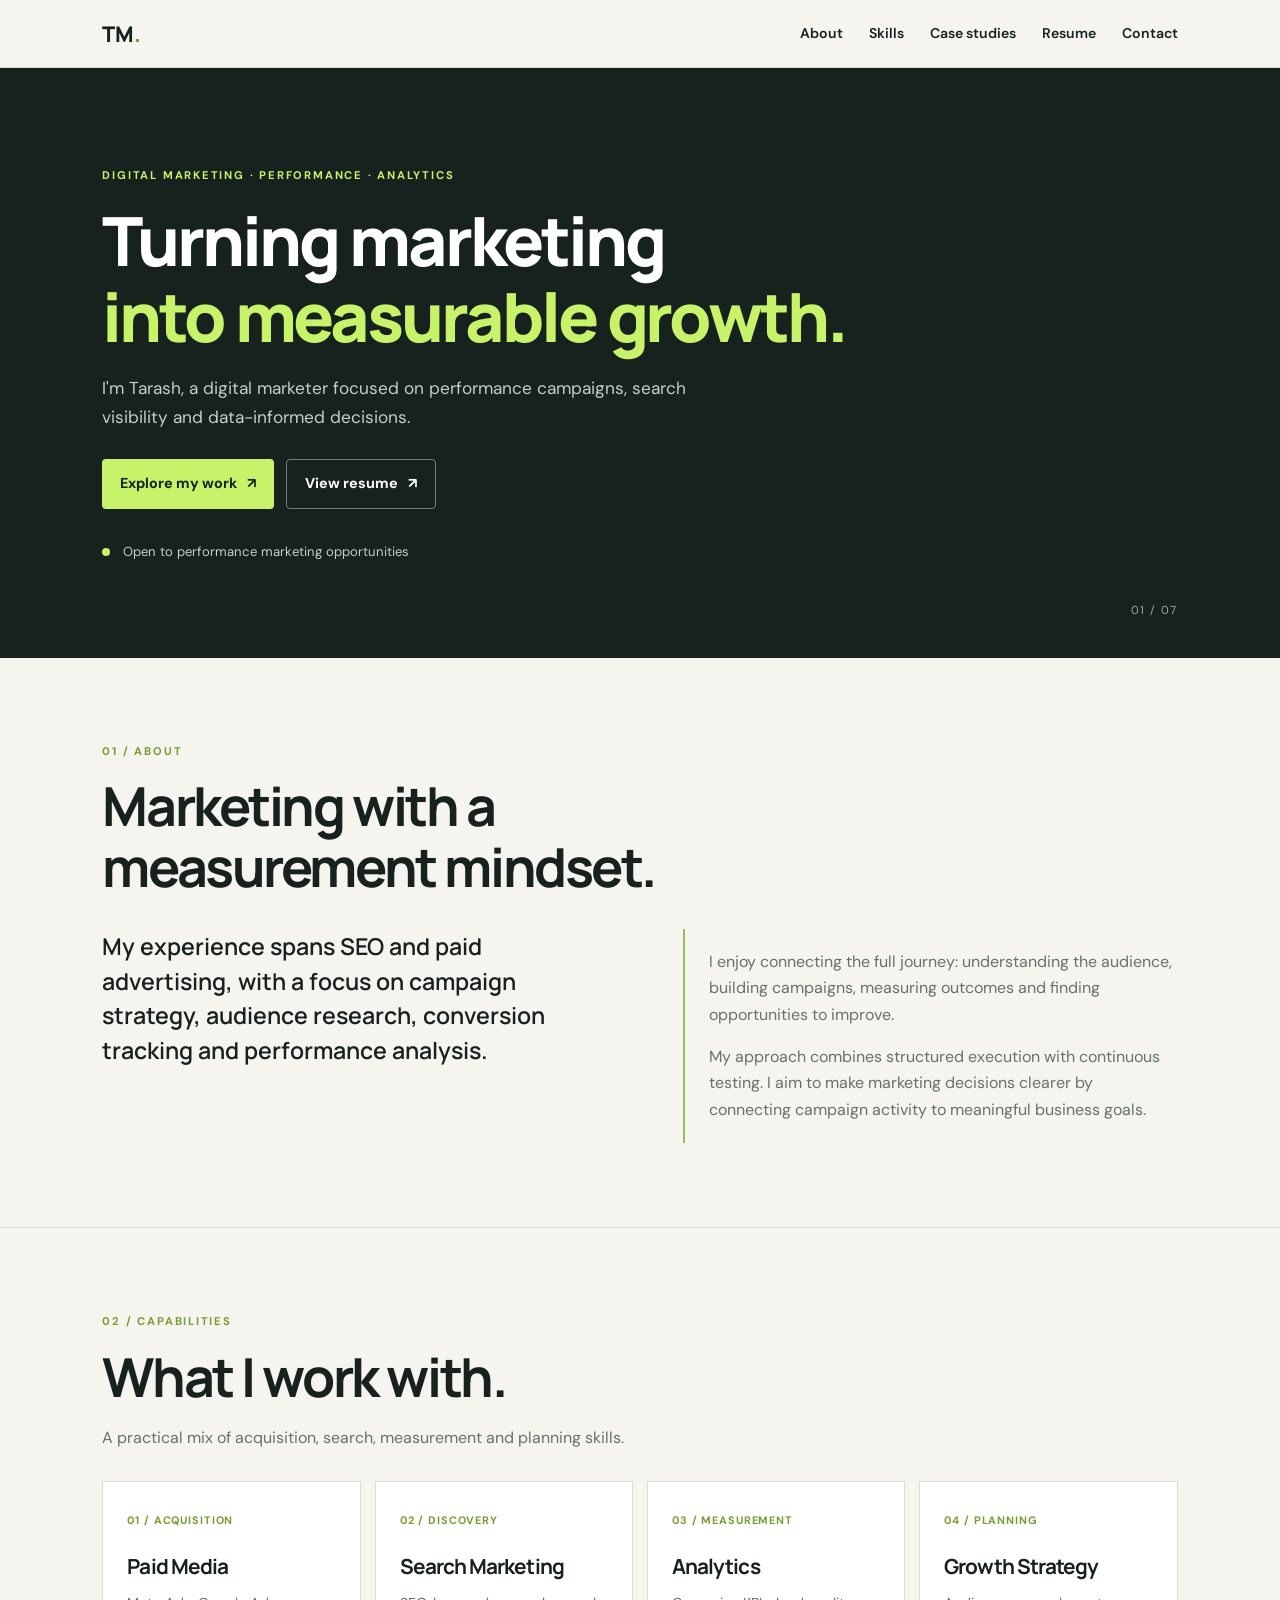
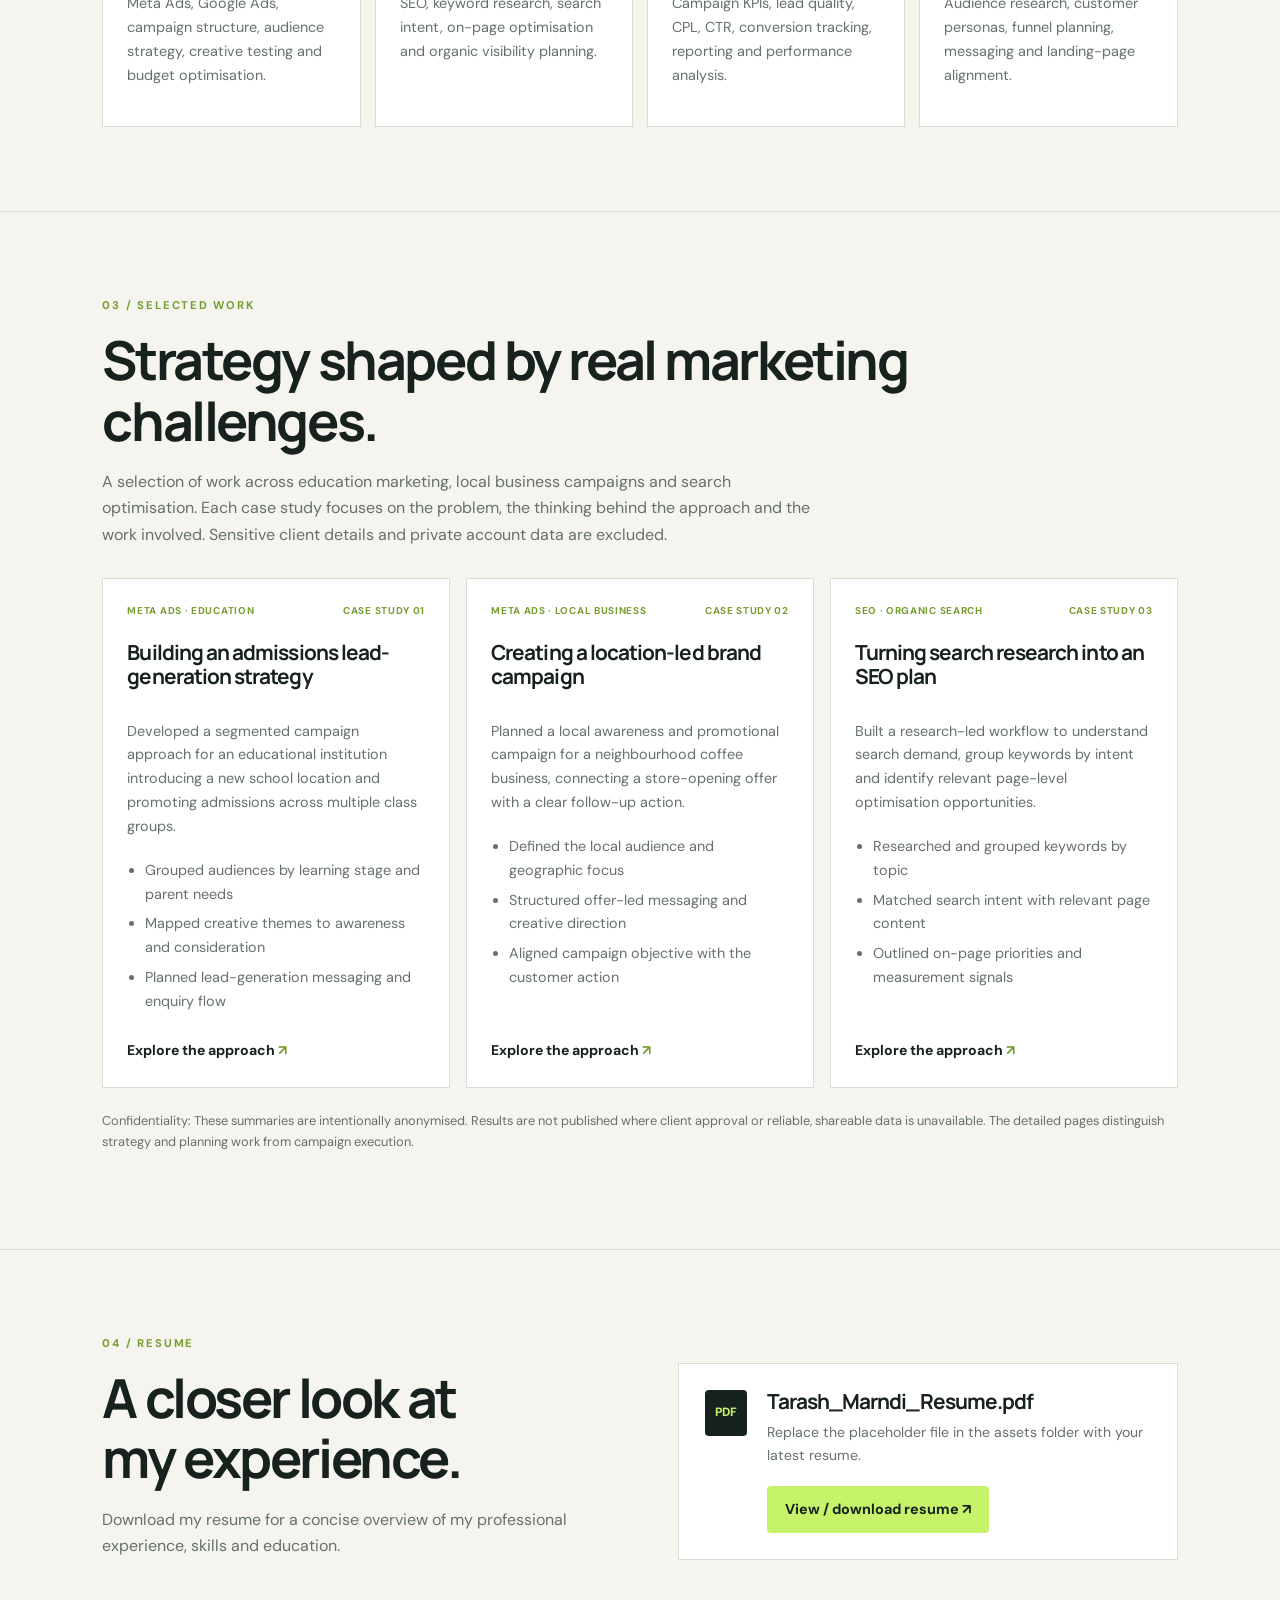
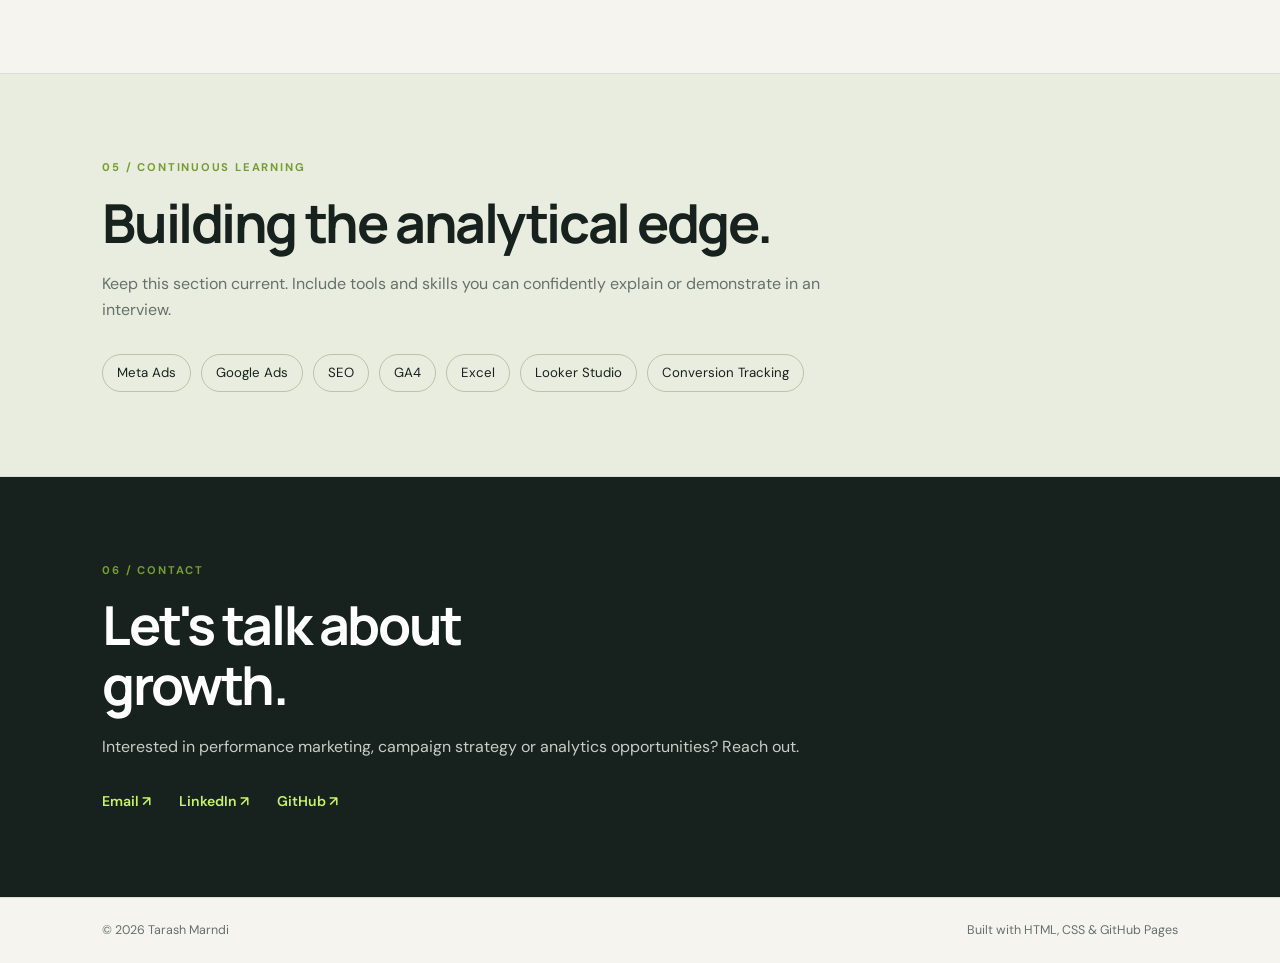
<file: index.html>
<!DOCTYPE html>
<html lang="en">
<head>
  <meta charset="UTF-8">
  <meta name="viewport" content="width=device-width, initial-scale=1.0">
  <meta name="description" content="Tarash Marndi's performance marketing portfolio: paid media, SEO, campaign strategy and analytics.">
  <title>Tarash Marndi | Performance Marketing</title>
  <link rel="preconnect" href="https://fonts.googleapis.com">
  <link rel="preconnect" href="https://fonts.gstatic.com" crossorigin>
  <link href="https://fonts.googleapis.com/css2?family=DM+Sans:wght@400;500;600;700&family=Manrope:wght@400;500;600;700;800&display=swap" rel="stylesheet">
  <link rel="stylesheet" href="style.css">
</head>
<body>
  <header class="site-header">
    <a class="logo" href="#home" aria-label="Tarash Marndi home">TM<span>.</span></a>
    <nav class="main-nav">
      <a href="#about">About</a>
      <a href="#expertise">Skills</a>
      <a href="#work">Case studies</a>
      <a href="#resume">Resume</a>
      <a href="#contact">Contact</a>
    </nav>
  </header>

  <main>
    <section class="hero" id="home">
      <div class="hero-inner">
        <p class="eyebrow">DIGITAL MARKETING · PERFORMANCE · ANALYTICS</p>
        <h1>Turning marketing<br><span>into measurable growth.</span></h1>
        <p class="intro">I'm Tarash, a digital marketer focused on performance campaigns, search visibility and data-informed decisions.</p>
        <div class="actions">
          <a class="button primary" href="#work">Explore my work <span aria-hidden="true">↗</span></a>
          <a class="button secondary" href="assets/Tarash_Marndi_Resume.pdf" target="_blank" rel="noreferrer">View resume <span aria-hidden="true">↗</span></a>
        </div>
        <p class="hero-note"><span class="dot"></span> Open to performance marketing opportunities</p>
      </div>
      <div class="hero-index" aria-hidden="true">01 / 07</div>
    </section>

    <section class="section" id="about">
      <p class="eyebrow">01 / ABOUT</p>
      <h2>Marketing with a<br>measurement mindset.</h2>
      <div class="about-grid">
        <p class="large-copy">My experience spans SEO and paid advertising, with a focus on campaign strategy, audience research, conversion tracking and performance analysis.</p>
        <div class="panel">
          <p>I enjoy connecting the full journey: understanding the audience, building campaigns, measuring outcomes and finding opportunities to improve.</p>
          <p class="muted">My approach combines structured execution with continuous testing. I aim to make marketing decisions clearer by connecting campaign activity to meaningful business goals.</p>
        </div>
      </div>
    </section>

    <section class="section" id="expertise">
      <p class="eyebrow">02 / CAPABILITIES</p>
      <h2>What I work with.</h2>
      <p class="section-lead">A practical mix of acquisition, search, measurement and planning skills.</p>
      <div class="skill-grid">
        <article class="skill-card"><span>01 / ACQUISITION</span><h3>Paid Media</h3><p>Meta Ads, Google Ads, campaign structure, audience strategy, creative testing and budget optimisation.</p></article>
        <article class="skill-card"><span>02 / DISCOVERY</span><h3>Search Marketing</h3><p>SEO, keyword research, search intent, on-page optimisation and organic visibility planning.</p></article>
        <article class="skill-card"><span>03 / MEASUREMENT</span><h3>Analytics</h3><p>Campaign KPIs, lead quality, CPL, CTR, conversion tracking, reporting and performance analysis.</p></article>
        <article class="skill-card"><span>04 / PLANNING</span><h3>Growth Strategy</h3><p>Audience research, customer personas, funnel planning, messaging and landing-page alignment.</p></article>
      </div>
    </section>

    <section class="section work-section" id="work">
      <p class="eyebrow">03 / SELECTED WORK</p>
      <h2>Strategy shaped by real marketing challenges.</h2>
      <p class="section-lead">A selection of work across education marketing, local business campaigns and search optimisation. Each case study focuses on the problem, the thinking behind the approach and the work involved. Sensitive client details and private account data are excluded.</p>
      <div class="project-grid">
        <article class="project-card">
          <div class="project-top"><span>META ADS · EDUCATION</span><span>CASE STUDY 01</span></div>
          <h3>Building an admissions lead-generation strategy</h3>
          <p>Developed a segmented campaign approach for an educational institution introducing a new school location and promoting admissions across multiple class groups.</p>
          <ul>
            <li>Grouped audiences by learning stage and parent needs</li>
            <li>Mapped creative themes to awareness and consideration</li>
            <li>Planned lead-generation messaging and enquiry flow</li>
          </ul>
          <a class="text-link" href="case-study-education.html">Explore the approach <span>↗</span></a>
        </article>
        <article class="project-card">
          <div class="project-top"><span>META ADS · LOCAL BUSINESS</span><span>CASE STUDY 02</span></div>
          <h3>Creating a location-led brand campaign</h3>
          <p>Planned a local awareness and promotional campaign for a neighbourhood coffee business, connecting a store-opening offer with a clear follow-up action.</p>
          <ul>
            <li>Defined the local audience and geographic focus</li>
            <li>Structured offer-led messaging and creative direction</li>
            <li>Aligned campaign objective with the customer action</li>
          </ul>
          <a class="text-link" href="case-study-local-brand.html">Explore the approach <span>↗</span></a>
        </article>
        <article class="project-card">
          <div class="project-top"><span>SEO · ORGANIC SEARCH</span><span>CASE STUDY 03</span></div>
          <h3>Turning search research into an SEO plan</h3>
          <p>Built a research-led workflow to understand search demand, group keywords by intent and identify relevant page-level optimisation opportunities.</p>
          <ul>
            <li>Researched and grouped keywords by topic</li>
            <li>Matched search intent with relevant page content</li>
            <li>Outlined on-page priorities and measurement signals</li>
          </ul>
          <a class="text-link" href="case-study-seo.html">Explore the approach <span>↗</span></a>
        </article>
      </div>
      <p class="disclosure">Confidentiality: These summaries are intentionally anonymised. Results are not published where client approval or reliable, shareable data is unavailable. The detailed pages distinguish strategy and planning work from campaign execution.</p>
    </section>

    <section class="section resume-section" id="resume">
      <div>
        <p class="eyebrow">04 / RESUME</p>
        <h2>A closer look at<br>my experience.</h2>
        <p class="section-lead">Download my resume for a concise overview of my professional experience, skills and education.</p>
      </div>
      <div class="resume-panel">
        <div class="resume-icon">PDF</div>
        <div class="resume-copy">
          <h3>Tarash_Marndi_Resume.pdf</h3>
          <p>Replace the placeholder file in the assets folder with your latest resume.</p>
          <a class="button primary" href="assets/Tarash_Marndi_Resume.pdf" target="_blank" rel="noreferrer">View / download resume ↗</a>
        </div>
      </div>
    </section>

    <section class="section learning">
      <p class="eyebrow">05 / CONTINUOUS LEARNING</p>
      <h2>Building the analytical edge.</h2>
      <p class="section-lead">Keep this section current. Include tools and skills you can confidently explain or demonstrate in an interview.</p>
      <div class="tag-row"><span>Meta Ads</span><span>Google Ads</span><span>SEO</span><span>GA4</span><span>Excel</span><span>Looker Studio</span><span>Conversion Tracking</span></div>
    </section>

    <section class="section contact" id="contact">
      <p class="eyebrow">06 / CONTACT</p>
      <h2>Let's talk about<br>growth.</h2>
      <p class="section-lead">Interested in performance marketing, campaign strategy or analytics opportunities? Reach out.</p>
      <div class="contact-links">
        <a href="mailto:tarashmarndi20@gmail.com">Email ↗</a>
        <a href="https://www.linkedin.com/in/tarash-marndi-1971143a4/" target="_blank" rel="noreferrer">LinkedIn ↗</a>
        <a href="https://github.com/tarasmarndi" target="_blank" rel="noreferrer">GitHub ↗</a>
      </div>
    </section>
  </main>

  <footer><span>© <span id="year"></span> Tarash Marndi</span><span>Built with HTML, CSS & GitHub Pages</span></footer>
  <script src="script.js"></script>
</body>
</html>
</file>
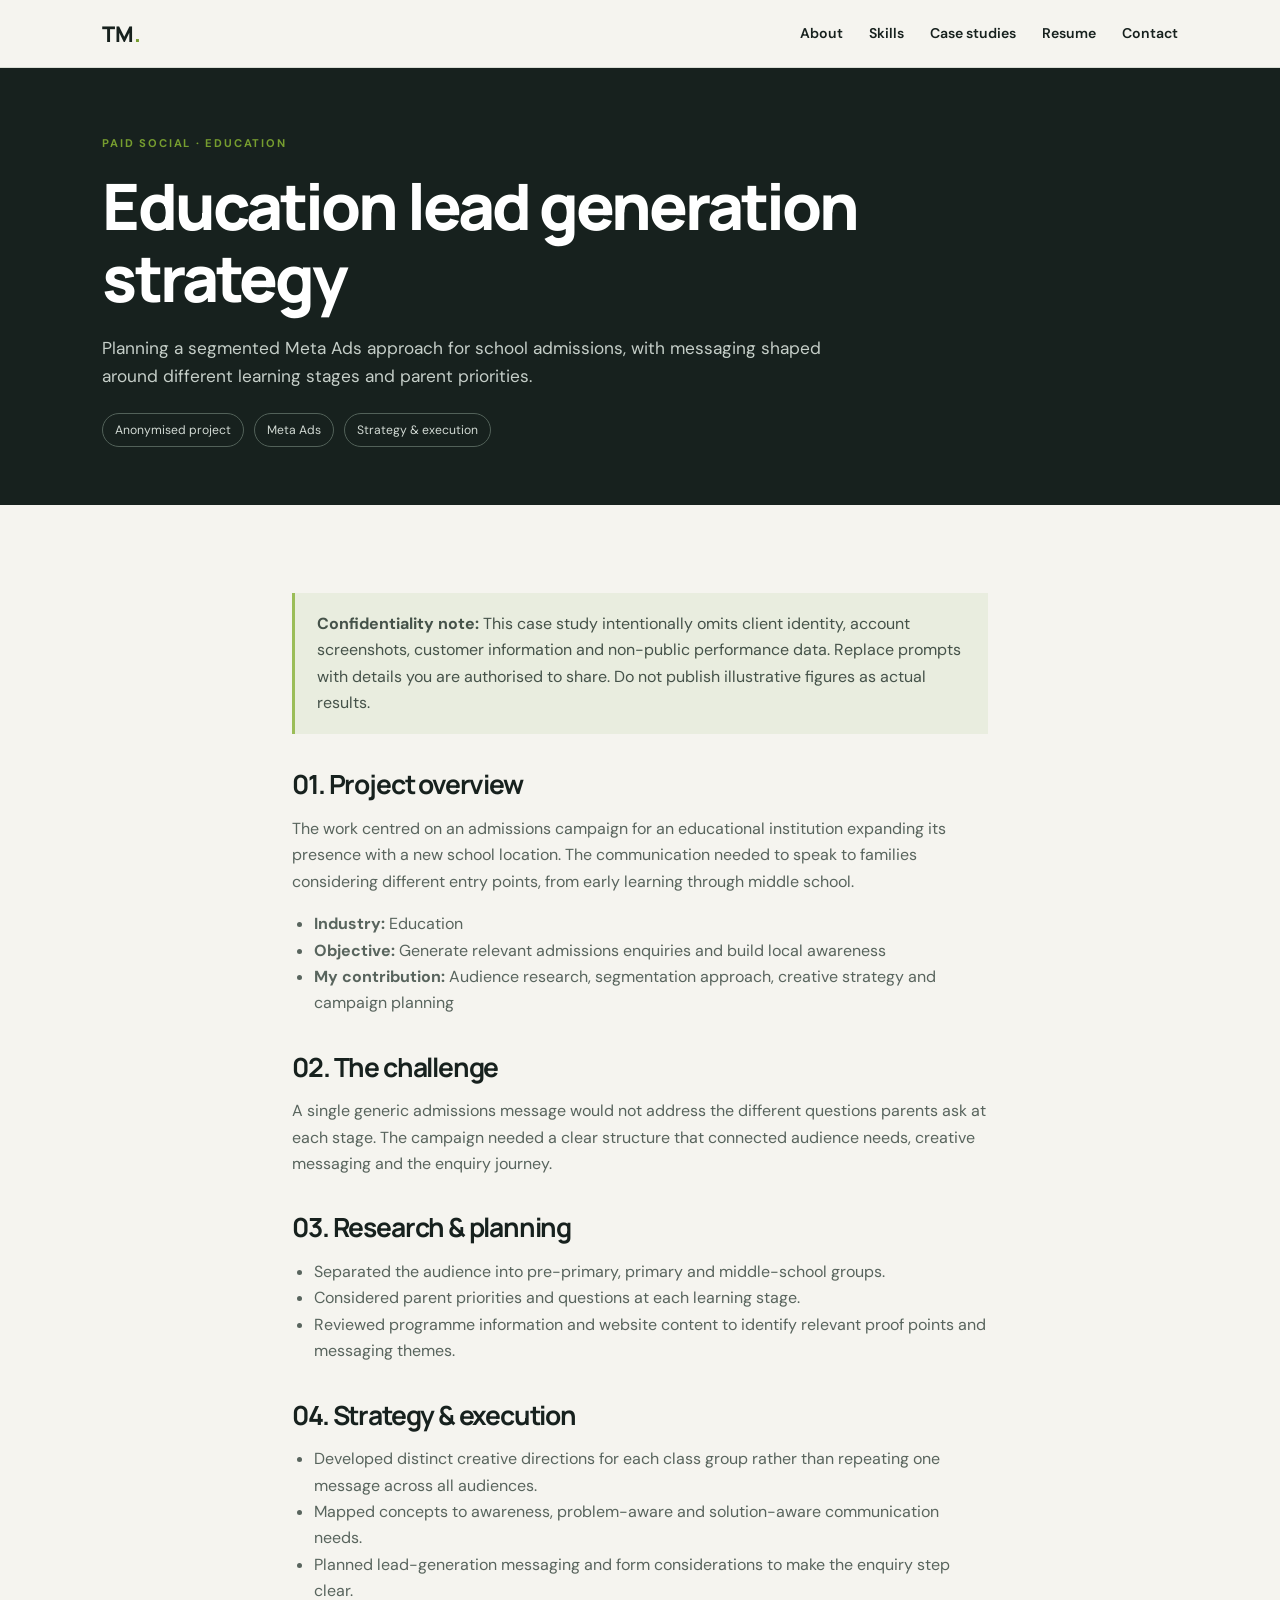
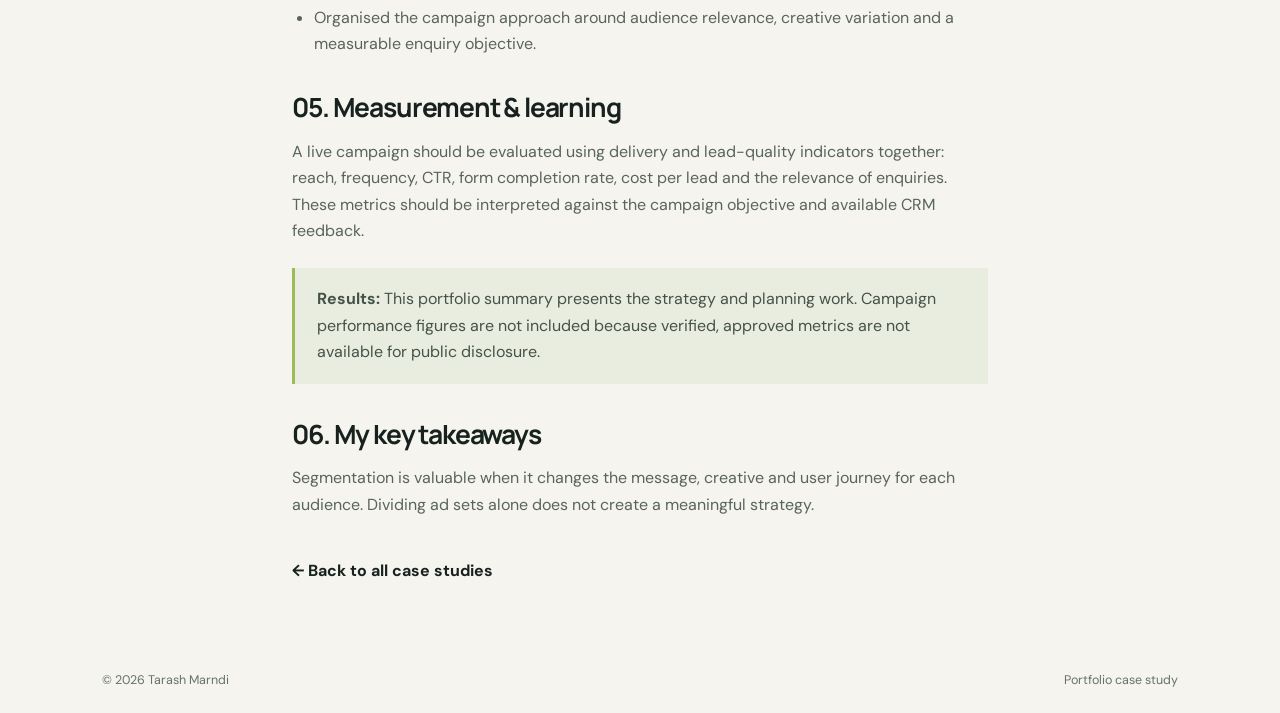
<file: case-study-education.html>
<!DOCTYPE html>
<html lang="en">
<head>
  <meta charset="UTF-8">
  <meta name="viewport" content="width=device-width, initial-scale=1.0">
  <meta name="description" content="An anonymised performance marketing portfolio case study by Tarash Marndi.">
  <title>Education lead generation strategy | Tarash Marndi</title>
  <link rel="preconnect" href="https://fonts.googleapis.com">
  <link rel="preconnect" href="https://fonts.gstatic.com" crossorigin>
  <link href="https://fonts.googleapis.com/css2?family=DM+Sans:wght@400;500;600;700&family=Manrope:wght@400;500;600;700;800&display=swap" rel="stylesheet">
  <link rel="stylesheet" href="style.css">
</head>
<body>
  <header class="site-header">
    <a class="logo" href="index.html">TM<span>.</span></a>
    <nav class="main-nav"><a href="index.html#about">About</a><a href="index.html#expertise">Skills</a><a href="index.html#work">Case studies</a><a href="index.html#resume">Resume</a><a href="index.html#contact">Contact</a></nav>
  </header>
  <main>
    <section class="case-hero">
      <p class="eyebrow">PAID SOCIAL · EDUCATION</p>
      <h1>Education lead generation strategy</h1>
      <p class="intro">Planning a segmented Meta Ads approach for school admissions, with messaging shaped around different learning stages and parent priorities.</p>
      <div class="case-meta"><span>Anonymised project</span><span>Meta Ads</span><span>Strategy & execution</span></div>
    </section>
    <article class="case-content">
      <div class="callout"><strong>Confidentiality note:</strong> This case study intentionally omits client identity, account screenshots, customer information and non-public performance data. Replace prompts with details you are authorised to share. Do not publish illustrative figures as actual results.</div>
      <h2>01. Project overview</h2>
      <p>The work centred on an admissions campaign for an educational institution expanding its presence with a new school location. The communication needed to speak to families considering different entry points, from early learning through middle school.</p>
      <ul><li><strong>Industry:</strong> Education</li><li><strong>Objective:</strong> Generate relevant admissions enquiries and build local awareness</li><li><strong>My contribution:</strong> Audience research, segmentation approach, creative strategy and campaign planning</li></ul>
      <h2>02. The challenge</h2>
      <p>A single generic admissions message would not address the different questions parents ask at each stage. The campaign needed a clear structure that connected audience needs, creative messaging and the enquiry journey.</p>
      <h2>03. Research & planning</h2>
      <ul><li>Separated the audience into pre-primary, primary and middle-school groups.</li><li>Considered parent priorities and questions at each learning stage.</li><li>Reviewed programme information and website content to identify relevant proof points and messaging themes.</li></ul>
      <h2>04. Strategy & execution</h2>
      <ul><li>Developed distinct creative directions for each class group rather than repeating one message across all audiences.</li><li>Mapped concepts to awareness, problem-aware and solution-aware communication needs.</li><li>Planned lead-generation messaging and form considerations to make the enquiry step clear.</li><li>Organised the campaign approach around audience relevance, creative variation and a measurable enquiry objective.</li></ul>
      <h2>05. Measurement & learning</h2>
      <p>A live campaign should be evaluated using delivery and lead-quality indicators together: reach, frequency, CTR, form completion rate, cost per lead and the relevance of enquiries. These metrics should be interpreted against the campaign objective and available CRM feedback.</p>
      <div class="callout"><strong>Results:</strong> This portfolio summary presents the strategy and planning work. Campaign performance figures are not included because verified, approved metrics are not available for public disclosure.</div>
      <h2>06. My key takeaways</h2>
      <p>Segmentation is valuable when it changes the message, creative and user journey for each audience. Dividing ad sets alone does not create a meaningful strategy.</p>
      <a class="back-link" href="index.html#work">← Back to all case studies</a>
    </article>
  </main>
  <footer><span>© <span id="year"></span> Tarash Marndi</span><span>Portfolio case study</span></footer>
  <script src="script.js"></script>
</body>
</html>
</file>
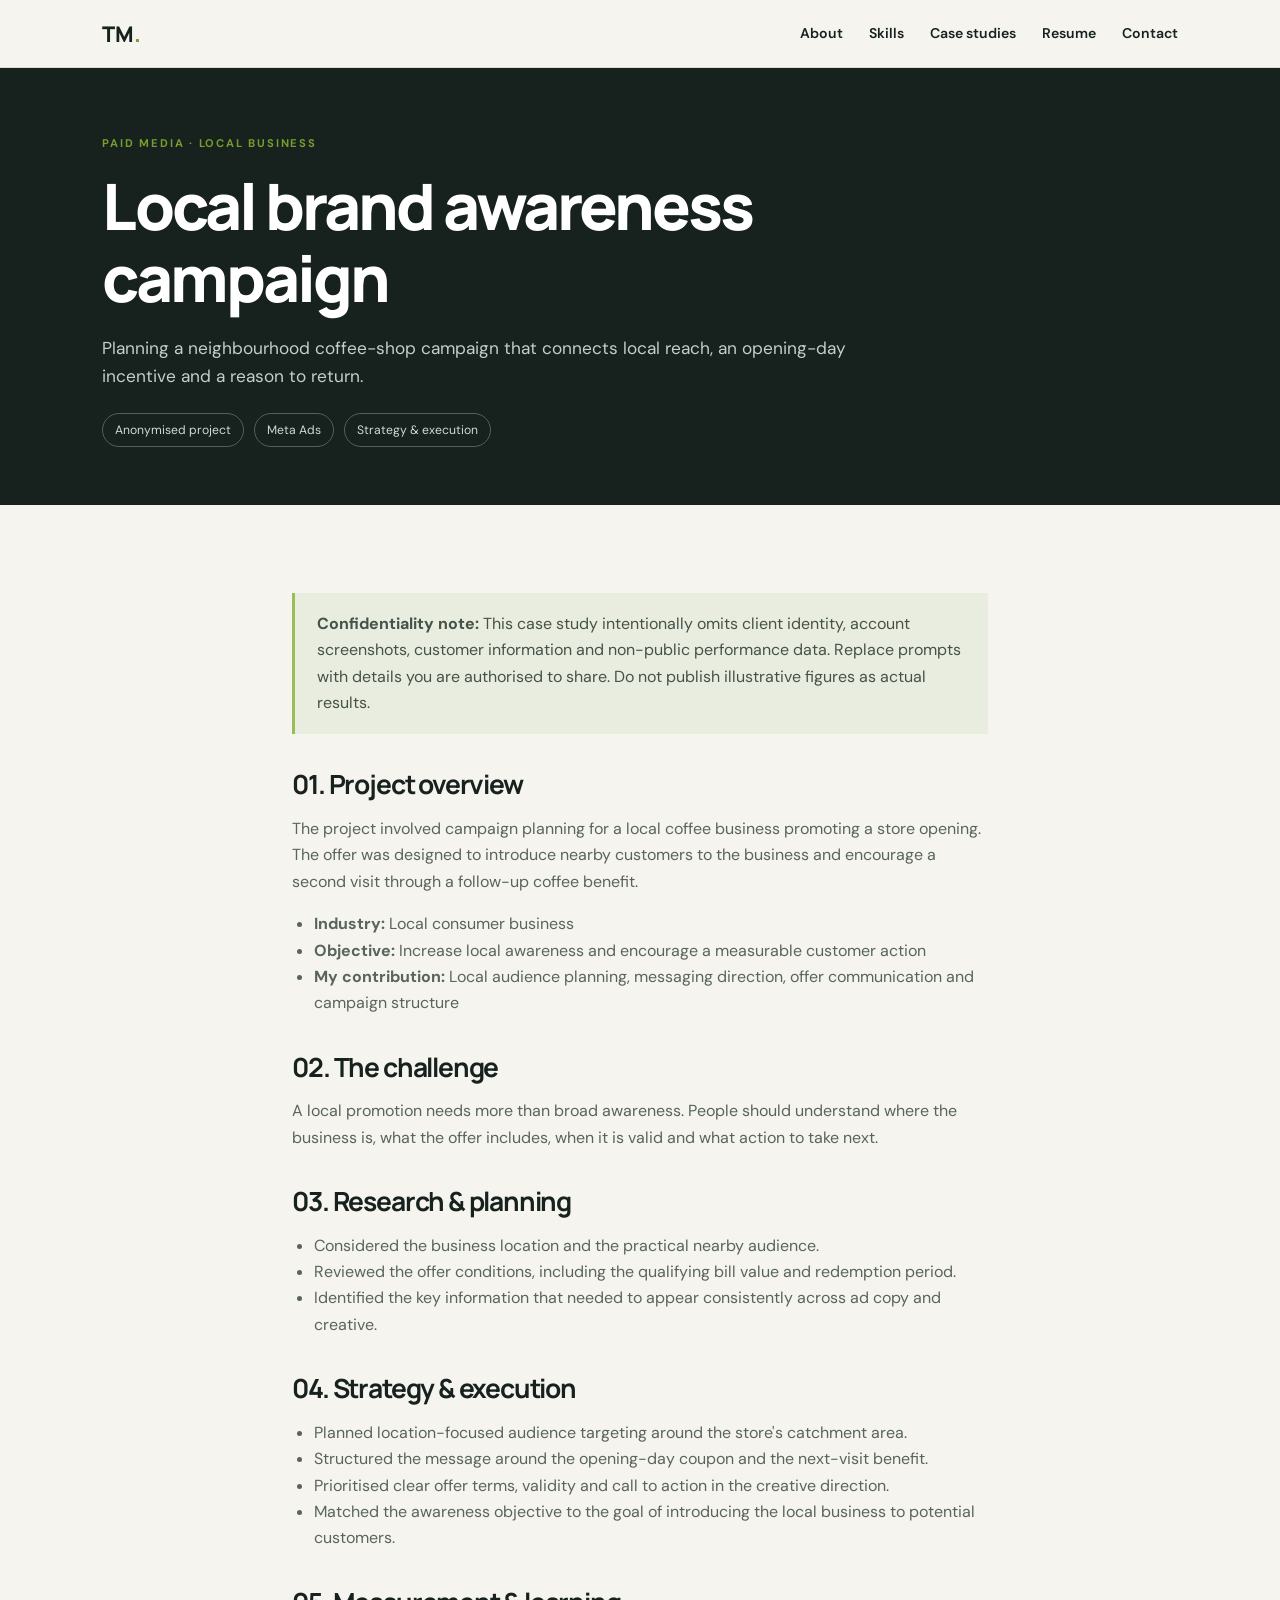
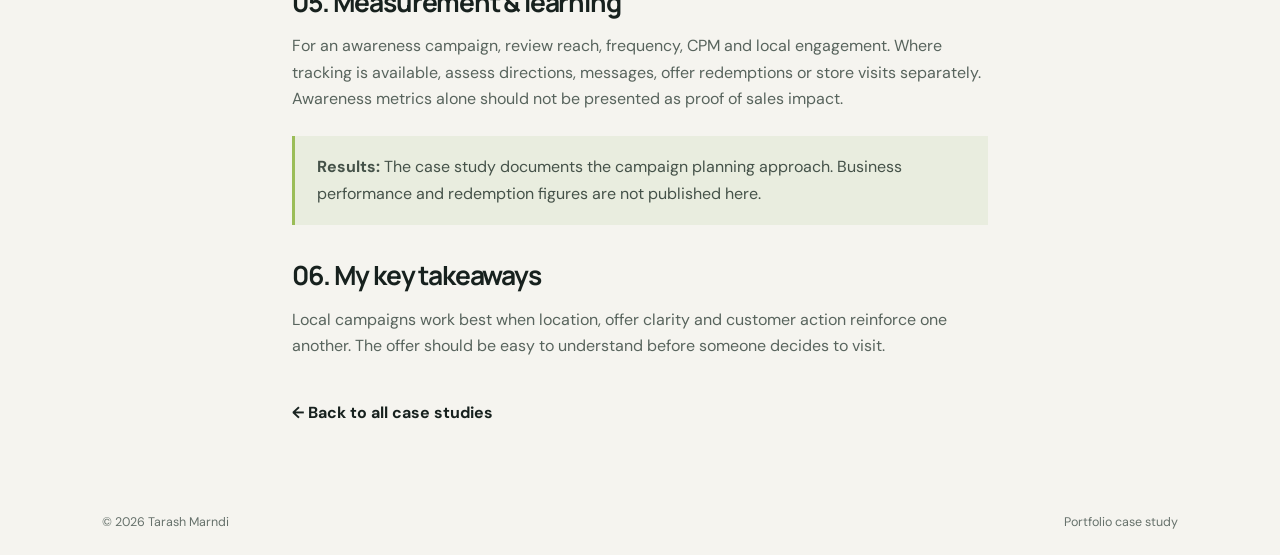
<file: case-study-local-brand.html>
<!DOCTYPE html>
<html lang="en">
<head>
  <meta charset="UTF-8">
  <meta name="viewport" content="width=device-width, initial-scale=1.0">
  <meta name="description" content="An anonymised performance marketing portfolio case study by Tarash Marndi.">
  <title>Local brand awareness campaign | Tarash Marndi</title>
  <link rel="preconnect" href="https://fonts.googleapis.com">
  <link rel="preconnect" href="https://fonts.gstatic.com" crossorigin>
  <link href="https://fonts.googleapis.com/css2?family=DM+Sans:wght@400;500;600;700&family=Manrope:wght@400;500;600;700;800&display=swap" rel="stylesheet">
  <link rel="stylesheet" href="style.css">
</head>
<body>
  <header class="site-header">
    <a class="logo" href="index.html">TM<span>.</span></a>
    <nav class="main-nav"><a href="index.html#about">About</a><a href="index.html#expertise">Skills</a><a href="index.html#work">Case studies</a><a href="index.html#resume">Resume</a><a href="index.html#contact">Contact</a></nav>
  </header>
  <main>
    <section class="case-hero">
      <p class="eyebrow">PAID MEDIA · LOCAL BUSINESS</p>
      <h1>Local brand awareness campaign</h1>
      <p class="intro">Planning a neighbourhood coffee-shop campaign that connects local reach, an opening-day incentive and a reason to return.</p>
      <div class="case-meta"><span>Anonymised project</span><span>Meta Ads</span><span>Strategy & execution</span></div>
    </section>
    <article class="case-content">
      <div class="callout"><strong>Confidentiality note:</strong> This case study intentionally omits client identity, account screenshots, customer information and non-public performance data. Replace prompts with details you are authorised to share. Do not publish illustrative figures as actual results.</div>
      <h2>01. Project overview</h2>
      <p>The project involved campaign planning for a local coffee business promoting a store opening. The offer was designed to introduce nearby customers to the business and encourage a second visit through a follow-up coffee benefit.</p>
      <ul><li><strong>Industry:</strong> Local consumer business</li><li><strong>Objective:</strong> Increase local awareness and encourage a measurable customer action</li><li><strong>My contribution:</strong> Local audience planning, messaging direction, offer communication and campaign structure</li></ul>
      <h2>02. The challenge</h2>
      <p>A local promotion needs more than broad awareness. People should understand where the business is, what the offer includes, when it is valid and what action to take next.</p>
      <h2>03. Research & planning</h2>
      <ul><li>Considered the business location and the practical nearby audience.</li><li>Reviewed the offer conditions, including the qualifying bill value and redemption period.</li><li>Identified the key information that needed to appear consistently across ad copy and creative.</li></ul>
      <h2>04. Strategy & execution</h2>
      <ul><li>Planned location-focused audience targeting around the store's catchment area.</li><li>Structured the message around the opening-day coupon and the next-visit benefit.</li><li>Prioritised clear offer terms, validity and call to action in the creative direction.</li><li>Matched the awareness objective to the goal of introducing the local business to potential customers.</li></ul>
      <h2>05. Measurement & learning</h2>
      <p>For an awareness campaign, review reach, frequency, CPM and local engagement. Where tracking is available, assess directions, messages, offer redemptions or store visits separately. Awareness metrics alone should not be presented as proof of sales impact.</p>
      <div class="callout"><strong>Results:</strong> The case study documents the campaign planning approach. Business performance and redemption figures are not published here.</div>
      <h2>06. My key takeaways</h2>
      <p>Local campaigns work best when location, offer clarity and customer action reinforce one another. The offer should be easy to understand before someone decides to visit.</p>
      <a class="back-link" href="index.html#work">← Back to all case studies</a>
    </article>
  </main>
  <footer><span>© <span id="year"></span> Tarash Marndi</span><span>Portfolio case study</span></footer>
  <script src="script.js"></script>
</body>
</html>
</file>
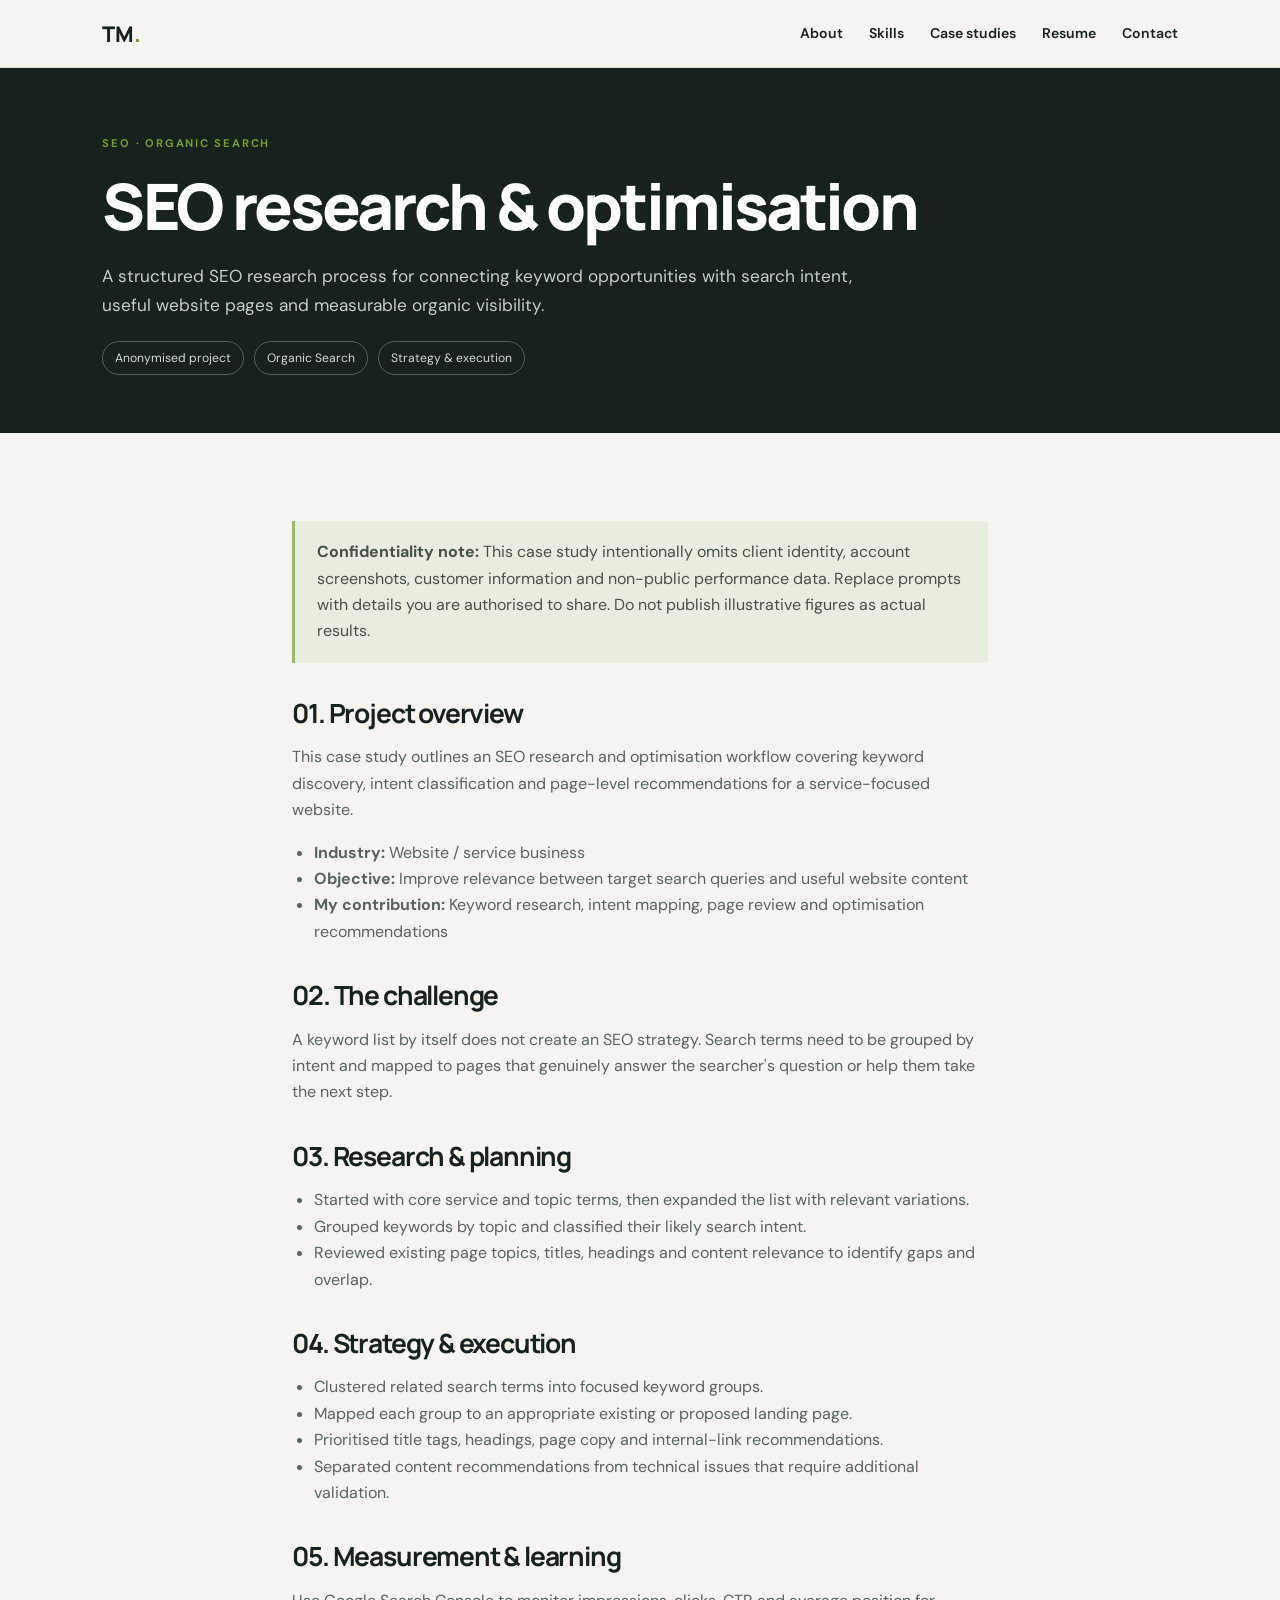
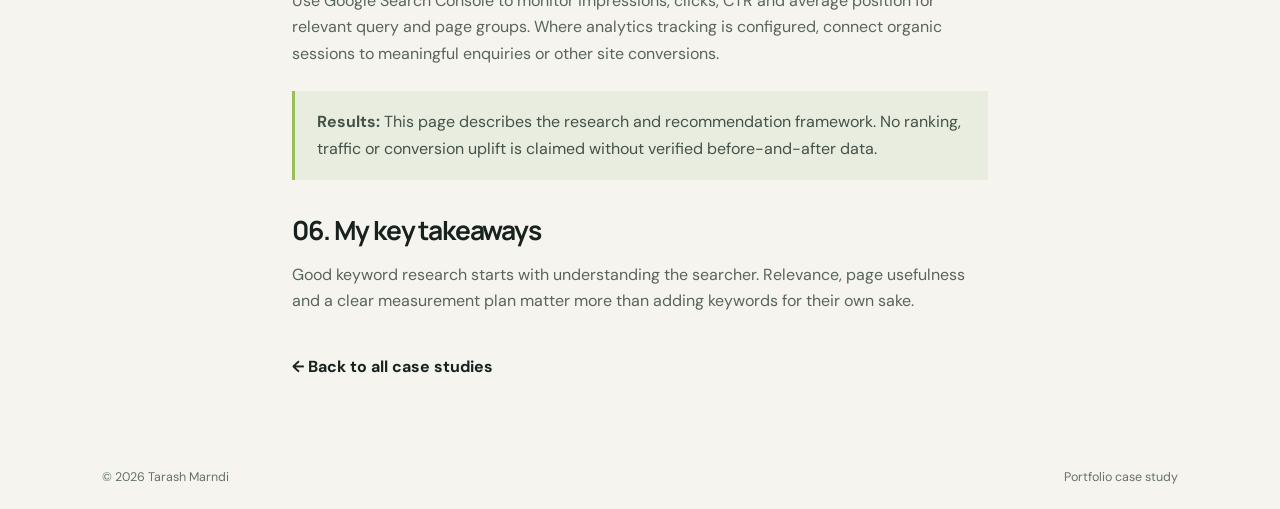
<file: case-study-seo.html>
<!DOCTYPE html>
<html lang="en">
<head>
  <meta charset="UTF-8">
  <meta name="viewport" content="width=device-width, initial-scale=1.0">
  <meta name="description" content="An anonymised performance marketing portfolio case study by Tarash Marndi.">
  <title>SEO research & optimisation | Tarash Marndi</title>
  <link rel="preconnect" href="https://fonts.googleapis.com">
  <link rel="preconnect" href="https://fonts.gstatic.com" crossorigin>
  <link href="https://fonts.googleapis.com/css2?family=DM+Sans:wght@400;500;600;700&family=Manrope:wght@400;500;600;700;800&display=swap" rel="stylesheet">
  <link rel="stylesheet" href="style.css">
</head>
<body>
  <header class="site-header">
    <a class="logo" href="index.html">TM<span>.</span></a>
    <nav class="main-nav"><a href="index.html#about">About</a><a href="index.html#expertise">Skills</a><a href="index.html#work">Case studies</a><a href="index.html#resume">Resume</a><a href="index.html#contact">Contact</a></nav>
  </header>
  <main>
    <section class="case-hero">
      <p class="eyebrow">SEO · ORGANIC SEARCH</p>
      <h1>SEO research & optimisation</h1>
      <p class="intro">A structured SEO research process for connecting keyword opportunities with search intent, useful website pages and measurable organic visibility.</p>
      <div class="case-meta"><span>Anonymised project</span><span>Organic Search</span><span>Strategy & execution</span></div>
    </section>
    <article class="case-content">
      <div class="callout"><strong>Confidentiality note:</strong> This case study intentionally omits client identity, account screenshots, customer information and non-public performance data. Replace prompts with details you are authorised to share. Do not publish illustrative figures as actual results.</div>
      <h2>01. Project overview</h2>
      <p>This case study outlines an SEO research and optimisation workflow covering keyword discovery, intent classification and page-level recommendations for a service-focused website.</p>
      <ul><li><strong>Industry:</strong> Website / service business</li><li><strong>Objective:</strong> Improve relevance between target search queries and useful website content</li><li><strong>My contribution:</strong> Keyword research, intent mapping, page review and optimisation recommendations</li></ul>
      <h2>02. The challenge</h2>
      <p>A keyword list by itself does not create an SEO strategy. Search terms need to be grouped by intent and mapped to pages that genuinely answer the searcher's question or help them take the next step.</p>
      <h2>03. Research & planning</h2>
      <ul><li>Started with core service and topic terms, then expanded the list with relevant variations.</li><li>Grouped keywords by topic and classified their likely search intent.</li><li>Reviewed existing page topics, titles, headings and content relevance to identify gaps and overlap.</li></ul>
      <h2>04. Strategy & execution</h2>
      <ul><li>Clustered related search terms into focused keyword groups.</li><li>Mapped each group to an appropriate existing or proposed landing page.</li><li>Prioritised title tags, headings, page copy and internal-link recommendations.</li><li>Separated content recommendations from technical issues that require additional validation.</li></ul>
      <h2>05. Measurement & learning</h2>
      <p>Use Google Search Console to monitor impressions, clicks, CTR and average position for relevant query and page groups. Where analytics tracking is configured, connect organic sessions to meaningful enquiries or other site conversions.</p>
      <div class="callout"><strong>Results:</strong> This page describes the research and recommendation framework. No ranking, traffic or conversion uplift is claimed without verified before-and-after data.</div>
      <h2>06. My key takeaways</h2>
      <p>Good keyword research starts with understanding the searcher. Relevance, page usefulness and a clear measurement plan matter more than adding keywords for their own sake.</p>
      <a class="back-link" href="index.html#work">← Back to all case studies</a>
    </article>
  </main>
  <footer><span>© <span id="year"></span> Tarash Marndi</span><span>Portfolio case study</span></footer>
  <script src="script.js"></script>
</body>
</html>
</file>
<file: style.css>
*{box-sizing:border-box}
:root{--bg:#f5f4ef;--ink:#17211e;--muted:#66716b;--accent:#c6f36a;--line:#d9ddd5;--card:#fff;--dark:#17211e}
html{scroll-behavior:smooth;scroll-padding-top:88px}
body{margin:0;background:var(--bg);color:var(--ink);font-family:'DM Sans',sans-serif;line-height:1.65}
.site-header{height:68px;padding:0 8%;display:flex;align-items:center;justify-content:space-between;border-bottom:1px solid var(--line);background:rgba(245,244,239,.96);position:sticky;top:0;z-index:20;backdrop-filter:blur(12px)}
.logo{font:800 1.35rem Manrope,sans-serif;color:var(--ink);text-decoration:none}.logo span{color:#769d2f}
.main-nav{display:flex;align-items:center;gap:26px}.main-nav a,.contact-links a{color:var(--ink);text-decoration:none;font-size:.88rem;font-weight:600}.main-nav a:hover,.contact-links a:hover,.text-link:hover{color:#668d22}
.hero{min-height:590px;padding:78px 8% 62px;background:var(--dark);color:white;position:relative;display:flex;align-items:center}
.hero-inner{max-width:1050px}
.eyebrow{font-size:.7rem;letter-spacing:.16em;font-weight:700;color:#769d2f;margin:0 0 16px}.hero .eyebrow{color:var(--accent)}
h1,h2,h3{font-family:Manrope,sans-serif;line-height:1.12;letter-spacing:-.045em}
h1{font-size:clamp(2.7rem,5.3vw,5rem);max-width:900px;margin:18px 0 20px;font-weight:800}
h1 span{color:var(--accent)}
h2{font-size:clamp(2.2rem,4.2vw,3.7rem);margin:12px 0 32px}
h3{font-size:1.3rem}
.intro{font-size:1.08rem;color:#c5cec8;max-width:620px;margin:0}
.actions{display:flex;flex-wrap:wrap;gap:12px;margin:28px 0 0}
.button{display:inline-flex;align-items:center;gap:10px;padding:12px 18px;border-radius:4px;text-decoration:none;font-weight:700;font-size:.9rem;transition:transform .2s,background .2s}
.button:hover{transform:translateY(-2px)}
.primary{background:var(--accent);color:var(--ink)}.secondary{border:1px solid #718078;color:white}
.hero-note{font-size:.82rem;color:#c5cec8;margin-top:32px}.dot{display:inline-block;width:8px;height:8px;border-radius:50%;background:var(--accent);margin-right:9px}
.hero-index{position:absolute;right:8%;bottom:38px;color:#9ba9a0;font-size:.72rem;letter-spacing:.12em}
.section{padding:84px 8%;border-bottom:1px solid var(--line)}
.about-grid{display:grid;grid-template-columns:1fr 1fr;gap:8%;align-items:start}
.large-copy{font:600 1.45rem/1.5 Manrope,sans-serif;max-width:570px;margin:0}
.panel{border-left:2px solid #9bbd58;padding:4px 0 4px 24px;color:var(--muted)}
.muted,.section-lead{color:var(--muted)}
.section-lead{max-width:720px;margin-top:-14px;margin-bottom:30px}
.skill-grid{display:grid;grid-template-columns:repeat(4,1fr);gap:14px}
.skill-card,.project-card{background:var(--card);border:1px solid var(--line);padding:24px}
.skill-card span{font-size:.68rem;letter-spacing:.08em;color:#769d2f;font-weight:700}
.skill-card h3,.project-card h3{margin:22px 0 10px}
.skill-card p,.project-card p,.project-card li{color:var(--muted);font-size:.9rem}
.project-grid{display:grid;grid-template-columns:repeat(3,1fr);gap:16px}
.project-card{display:flex;flex-direction:column;min-height:360px}
.project-top{display:flex;justify-content:space-between;gap:8px;font-size:.62rem;letter-spacing:.07em;color:#769d2f;font-weight:700}
.project-card h3{min-height:54px}.project-card ul{padding-left:18px;margin:0 0 20px}.project-card li{margin:6px 0}
.text-link{margin-top:auto;color:var(--ink);font-weight:700;font-size:.88rem;text-decoration:none}
.text-link span{color:#769d2f}
.disclosure{font-size:.8rem;color:var(--muted);margin-top:22px}
.resume-section{display:grid;grid-template-columns:1fr 1fr;gap:7%;align-items:center}
.resume-panel{display:flex;gap:20px;align-items:flex-start;background:var(--card);border:1px solid var(--line);padding:26px}
.resume-icon{background:var(--dark);color:var(--accent);font-weight:800;font-size:.75rem;padding:13px 10px;border-radius:4px}
.resume-copy h3{margin:0 0 8px}.resume-copy p{font-size:.88rem;color:var(--muted);margin:0 0 18px}
.learning{background:#e9eddf}.tag-row{display:flex;flex-wrap:wrap;gap:10px}.tag-row span{border:1px solid #b9c4aa;border-radius:30px;padding:7px 14px;font-size:.83rem}
.contact{background:var(--dark);color:white}.contact .section-lead{color:#c5cec8}.contact-links{display:flex;gap:28px;margin-top:28px}.contact-links a{color:var(--accent)}
footer{padding:22px 8%;display:flex;justify-content:space-between;color:var(--muted);font-size:.78rem}
.case-hero{background:var(--dark);color:white;padding:66px 8% 58px}.case-hero h1{font-size:clamp(2.5rem,5vw,4.3rem);max-width:850px}.case-hero .intro{max-width:760px}
.case-meta{display:flex;flex-wrap:wrap;gap:10px;margin-top:22px}.case-meta span{border:1px solid #526159;border-radius:30px;padding:6px 12px;color:#d1d9d3;font-size:.76rem}
.case-content{max-width:900px;margin:auto;padding:64px 8%}.case-content h2{font-size:1.65rem;margin:36px 0 12px}.case-content p,.case-content li{color:#58645d}.case-content ul{padding-left:22px}.callout{background:#e9eddf;padding:18px 22px;border-left:3px solid #9bbd58;margin:24px 0;color:#455249}.back-link{display:inline-block;margin-top:24px;color:var(--ink);font-weight:700;text-decoration:none}
@media(max-width:950px){.skill-grid{grid-template-columns:repeat(2,1fr)}.project-grid{grid-template-columns:1fr 1fr}.project-card:last-child{grid-column:span 2}.resume-section{grid-template-columns:1fr}}
@media(max-width:650px){.site-header{height:62px;padding:0 6%}.main-nav{display:flex;position:static;padding:0;background:transparent;border:0;flex-direction:row;align-items:center;justify-content:flex-end;flex-wrap:wrap;gap:8px 14px}.main-nav a{font-size:.76rem}.hero{min-height:auto;padding:70px 6% 64px}.hero-index{right:6%;bottom:20px}.section{padding:66px 6%}.about-grid{grid-template-columns:1fr;gap:18px}.skill-grid,.project-grid{grid-template-columns:1fr}.project-card:last-child{grid-column:auto}.project-card{min-height:0}.project-card h3{min-height:0}.resume-panel{padding:18px;flex-direction:column}.contact-links{flex-wrap:wrap;gap:18px}footer{padding:20px 6%;gap:8px;flex-direction:column}.case-hero{padding:54px 6%}.case-content{padding:48px 6%}}
</file>
